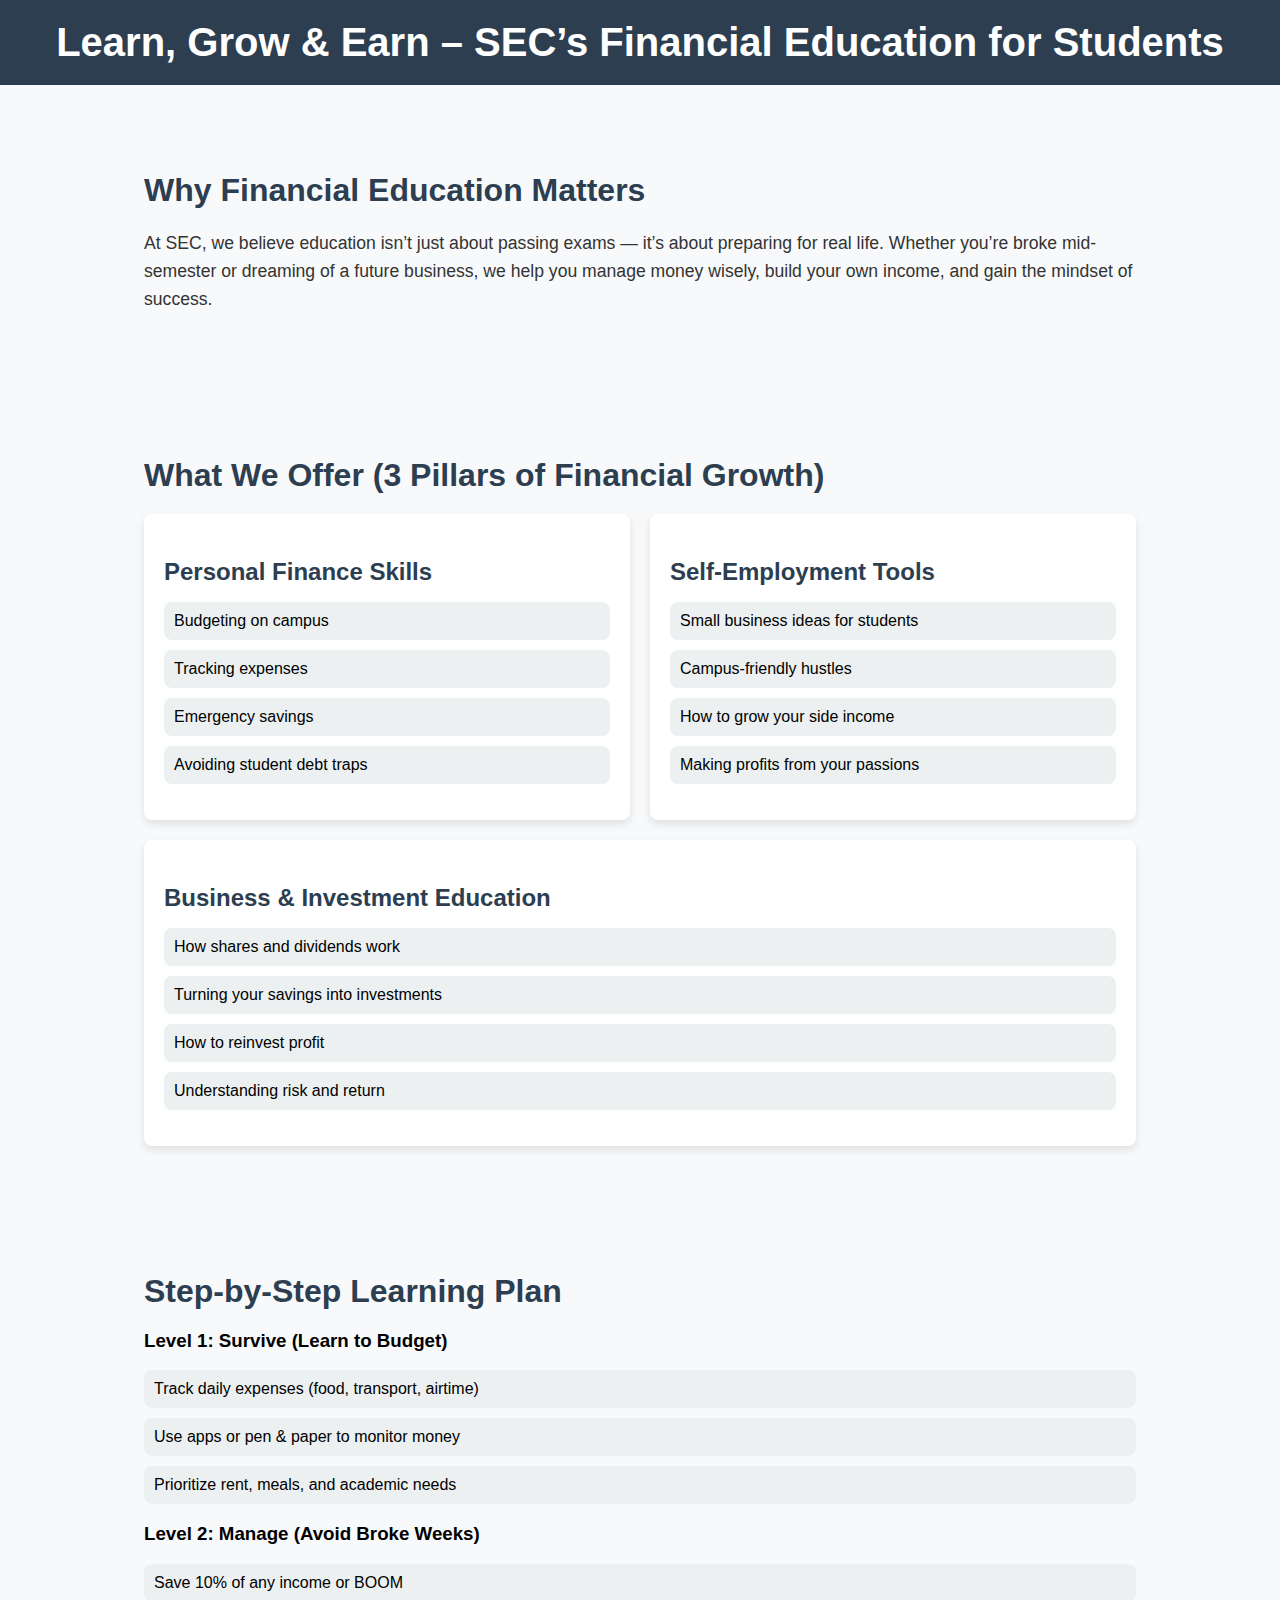
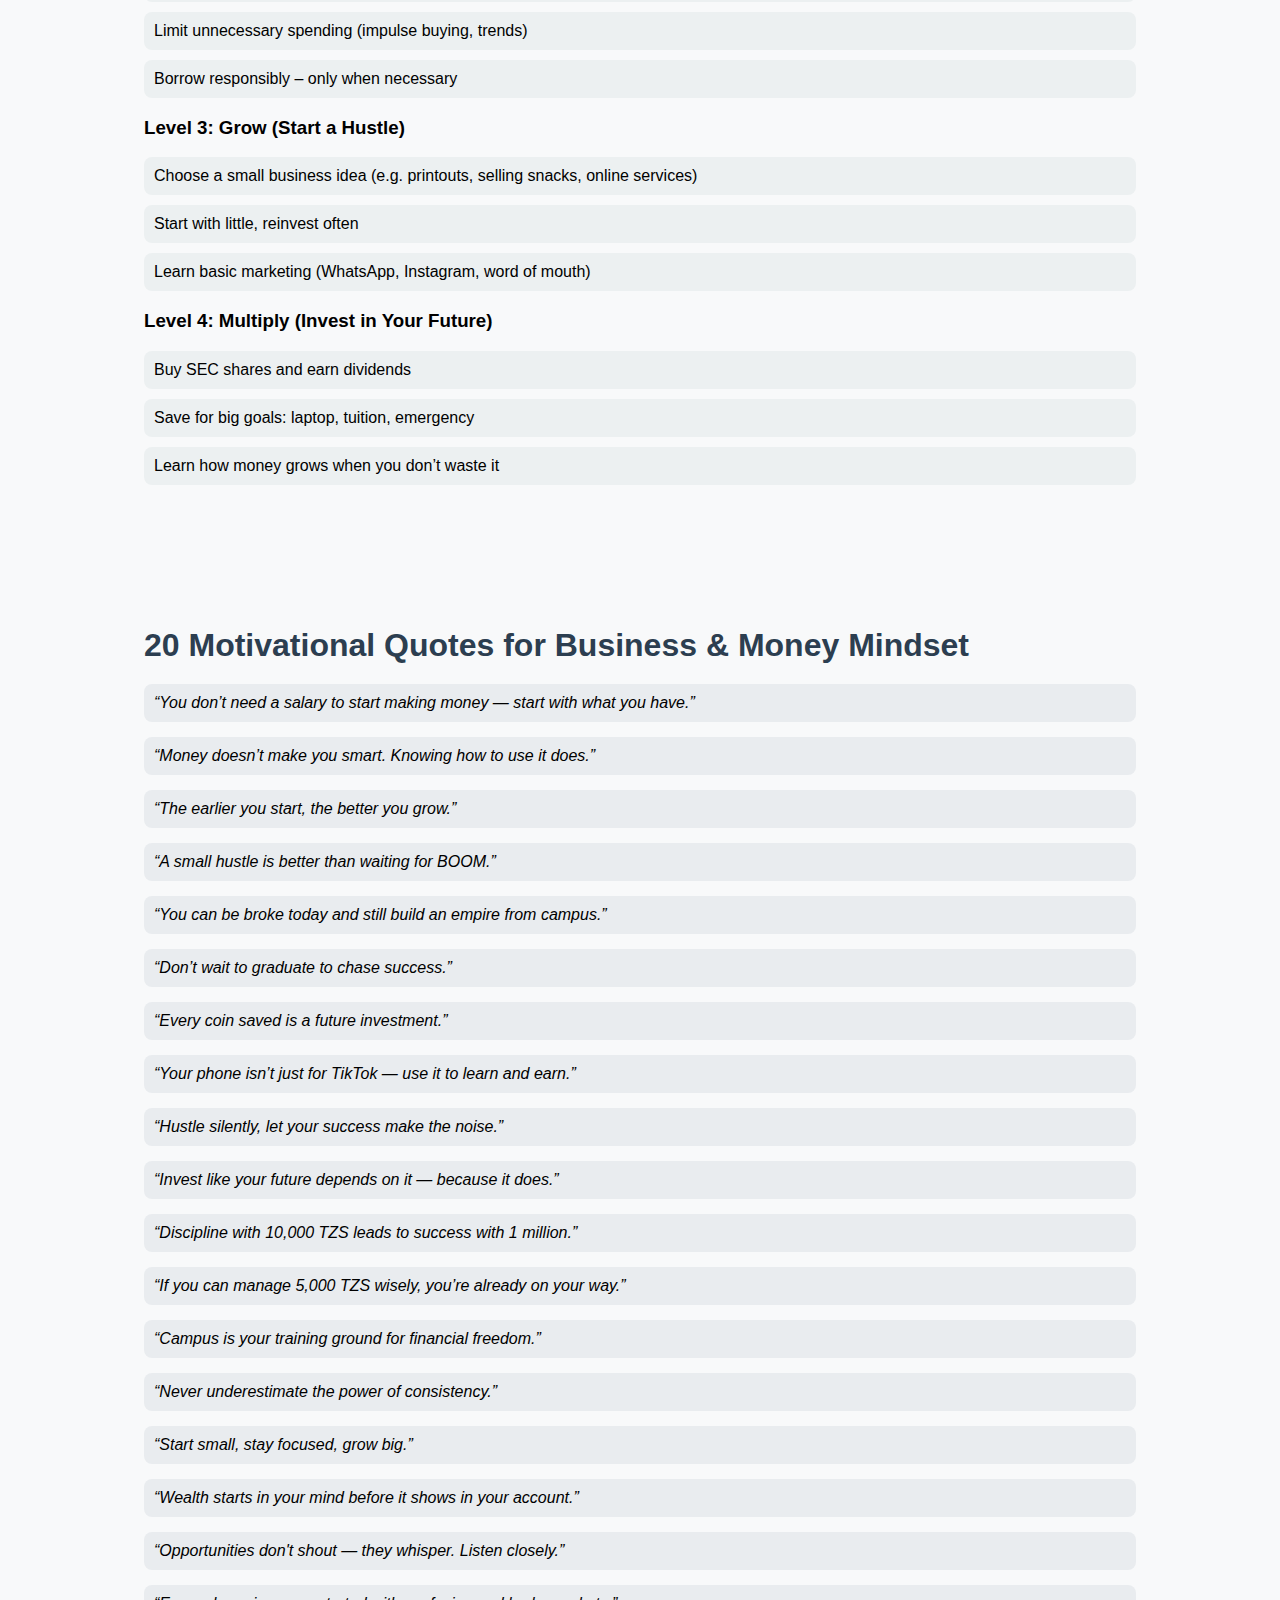
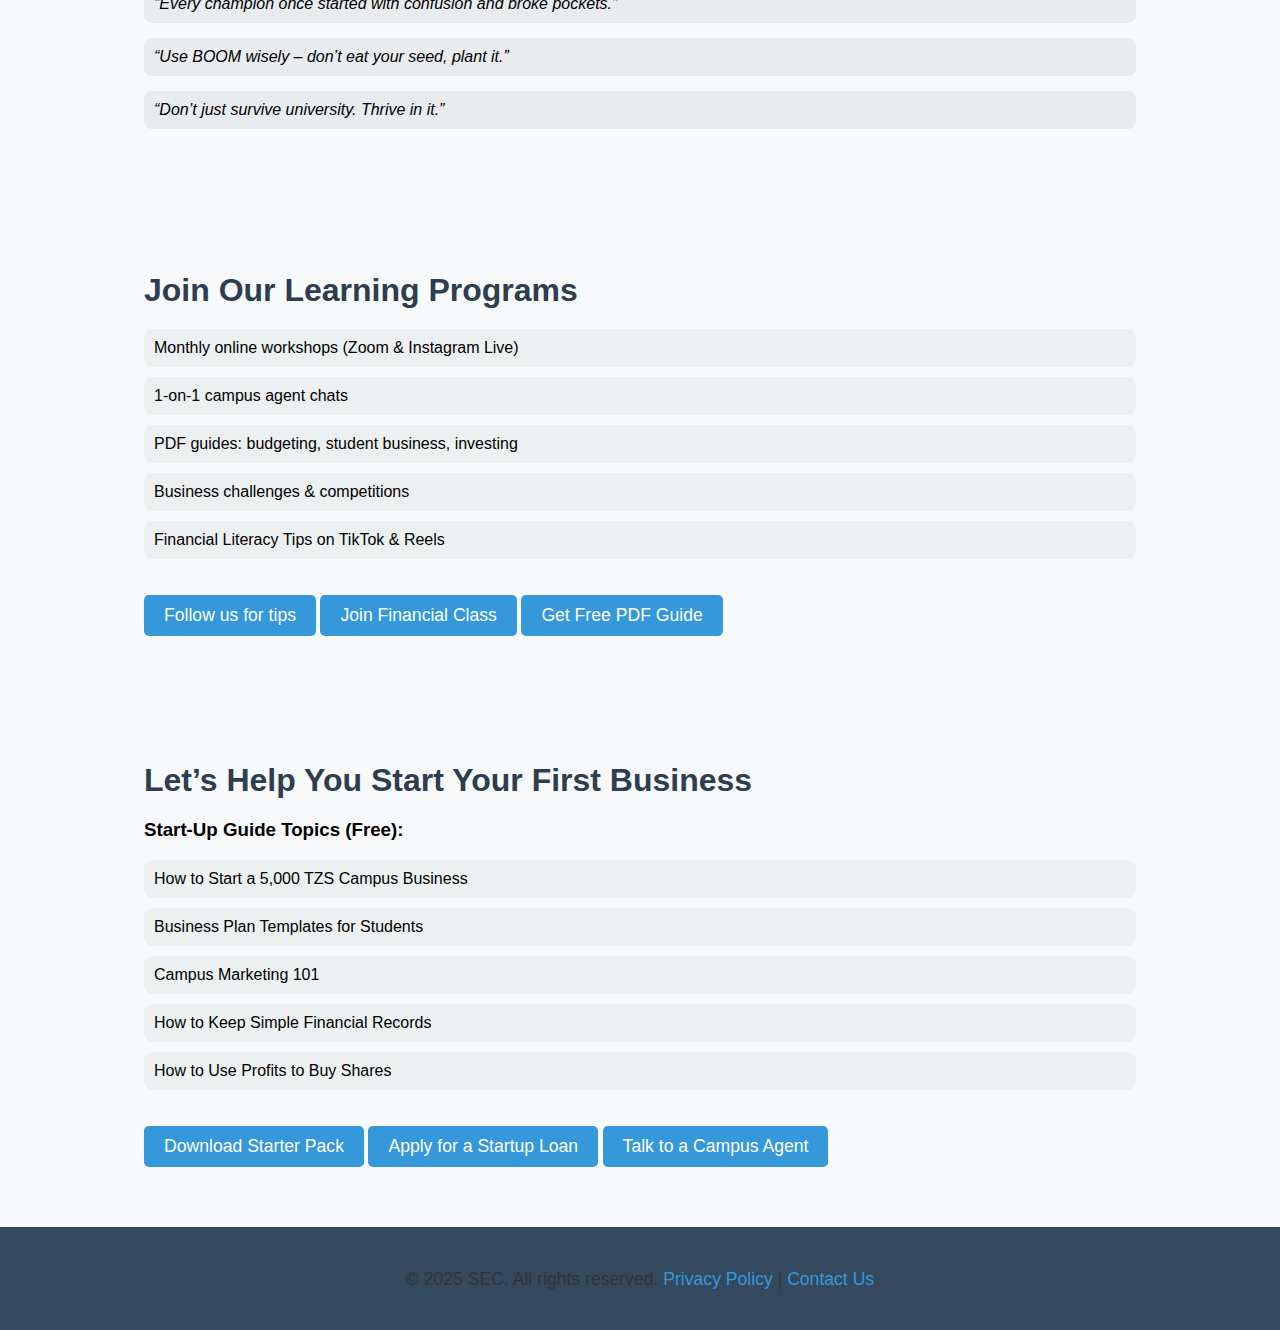
<file: education.html>
<!DOCTYPE html>
<html lang="en">
<head>
    <meta charset="UTF-8">
    <meta name="viewport" content="width=device-width, initial-scale=1.0">
    <title>Learn, Grow & Earn – SEC’s Financial Education for Students</title>
    <style>
        body {
            font-family: Arial, sans-serif;
            margin: 0;
            padding: 0;
            background-color: #f8f9fa;
        }

        header {
            background-color: #2c3e50;
            color: white;
            padding: 20px;
            text-align: center;
        }

        h1 {
            font-size: 2.5em;
            margin: 0;
        }

        section {
            padding: 40px 20px;
            margin: 20px 0;
        }

        .container {
            width: 80%;
            margin: 0 auto;
        }

        h2 {
            font-size: 2em;
            color: #2c3e50;
            margin-bottom: 20px;
        }

        p {
            font-size: 1.1em;
            line-height: 1.6;
            color: #333;
        }

        ul {
            list-style: none;
            padding: 0;
        }

        ul li {
            background-color: #ecf0f1;
            margin: 10px 0;
            padding: 10px;
            border-radius: 8px;
        }

        .quotes li {
            font-style: italic;
            background-color: #e9ecef;
            margin-bottom: 15px;
            padding: 10px;
        }

        .btn {
            background-color: #3498db;
            color: white;
            padding: 10px 20px;
            border: none;
            border-radius: 5px;
            text-decoration: none;
            display: inline-block;
            margin-top: 20px;
            font-size: 1.1em;
        }

        .btn:hover {
            background-color: #2980b9;
        }

        .column {
            display: flex;
            flex-wrap: wrap;
            gap: 20px;
        }

        .column .col {
            flex: 1 1 calc(33% - 20px);
            background-color: #fff;
            padding: 20px;
            box-shadow: 0 4px 8px rgba(0, 0, 0, 0.1);
            border-radius: 8px;
        }

        .column .col h3 {
            font-size: 1.5em;
            color: #2c3e50;
            margin-bottom: 15px;
        }

        footer {
            text-align: center;
            padding: 20px;
            background-color: #34495e;
            color: white;
        }

        footer a {
            color: #3498db;
            text-decoration: none;
        }

        footer a:hover {
            text-decoration: underline;
        }
    </style>
</head>
<body>

<header>
    <h1>Learn, Grow & Earn – SEC’s Financial Education for Students</h1>
</header>

<section>
    <div class="container">
        <h2>Why Financial Education Matters</h2>
        <p>At SEC, we believe education isn’t just about passing exams — it’s about preparing for real life. Whether you’re broke mid-semester or dreaming of a future business, we help you manage money wisely, build your own income, and gain the mindset of success.</p>
    </div>
</section>

<section>
    <div class="container">
        <h2>What We Offer (3 Pillars of Financial Growth)</h2>
        <div class="column">
            <div class="col">
                <h3>Personal Finance Skills</h3>
                <ul>
                    <li>Budgeting on campus</li>
                    <li>Tracking expenses</li>
                    <li>Emergency savings</li>
                    <li>Avoiding student debt traps</li>
                </ul>
            </div>
            <div class="col">
                <h3>Self-Employment Tools</h3>
                <ul>
                    <li>Small business ideas for students</li>
                    <li>Campus-friendly hustles</li>
                    <li>How to grow your side income</li>
                    <li>Making profits from your passions</li>
                </ul>
            </div>
            <div class="col">
                <h3>Business & Investment Education</h3>
                <ul>
                    <li>How shares and dividends work</li>
                    <li>Turning your savings into investments</li>
                    <li>How to reinvest profit</li>
                    <li>Understanding risk and return</li>
                </ul>
            </div>
        </div>
    </div>
</section>

<section>
    <div class="container">
        <h2>Step-by-Step Learning Plan</h2>
        <h3>Level 1: Survive (Learn to Budget)</h3>
        <ul>
            <li>Track daily expenses (food, transport, airtime)</li>
            <li>Use apps or pen & paper to monitor money</li>
            <li>Prioritize rent, meals, and academic needs</li>
        </ul>

        <h3>Level 2: Manage (Avoid Broke Weeks)</h3>
        <ul>
            <li>Save 10% of any income or BOOM</li>
            <li>Limit unnecessary spending (impulse buying, trends)</li>
            <li>Borrow responsibly – only when necessary</li>
        </ul>

        <h3>Level 3: Grow (Start a Hustle)</h3>
        <ul>
            <li>Choose a small business idea (e.g. printouts, selling snacks, online services)</li>
            <li>Start with little, reinvest often</li>
            <li>Learn basic marketing (WhatsApp, Instagram, word of mouth)</li>
        </ul>

        <h3>Level 4: Multiply (Invest in Your Future)</h3>
        <ul>
            <li>Buy SEC shares and earn dividends</li>
            <li>Save for big goals: laptop, tuition, emergency</li>
            <li>Learn how money grows when you don’t waste it</li>
        </ul>
    </div>
</section>

<section>
    <div class="container">
        <h2>20 Motivational Quotes for Business & Money Mindset</h2>
        <ul class="quotes">
            <li>“You don’t need a salary to start making money — start with what you have.”</li>
            <li>“Money doesn’t make you smart. Knowing how to use it does.”</li>
            <li>“The earlier you start, the better you grow.”</li>
            <li>“A small hustle is better than waiting for BOOM.”</li>
            <li>“You can be broke today and still build an empire from campus.”</li>
            <li>“Don’t wait to graduate to chase success.”</li>
            <li>“Every coin saved is a future investment.”</li>
            <li>“Your phone isn’t just for TikTok — use it to learn and earn.”</li>
            <li>“Hustle silently, let your success make the noise.”</li>
            <li>“Invest like your future depends on it — because it does.”</li>
            <li>“Discipline with 10,000 TZS leads to success with 1 million.”</li>
            <li>“If you can manage 5,000 TZS wisely, you’re already on your way.”</li>
            <li>“Campus is your training ground for financial freedom.”</li>
            <li>“Never underestimate the power of consistency.”</li>
            <li>“Start small, stay focused, grow big.”</li>
            <li>“Wealth starts in your mind before it shows in your account.”</li>
            <li>“Opportunities don't shout — they whisper. Listen closely.”</li>
            <li>“Every champion once started with confusion and broke pockets.”</li>
            <li>“Use BOOM wisely – don’t eat your seed, plant it.”</li>
            <li>“Don’t just survive university. Thrive in it.”</li>
        </ul>
    </div>
</section>

<section>
    <div class="container">
        <h2>Join Our Learning Programs</h2>
        <ul>
            <li>Monthly online workshops (Zoom & Instagram Live)</li>
            <li>1-on-1 campus agent chats</li>
            <li>PDF guides: budgeting, student business, investing</li>
            <li>Business challenges & competitions</li>
            <li>Financial Literacy Tips on TikTok & Reels</li>
        </ul>
        <a href="#" class="btn">Follow us for tips</a>
        <a href="#" class="btn">Join Financial Class</a>
        <a href="#" class="btn">Get Free PDF Guide</a>
    </div>
</section>

<section>
    <div class="container">
        <h2>Let’s Help You Start Your First Business</h2>
        <h3>Start-Up Guide Topics (Free):</h3>
        <ul>
            <li>How to Start a 5,000 TZS Campus Business</li>
            <li>Business Plan Templates for Students</li>
            <li>Campus Marketing 101</li>
            <li>How to Keep Simple Financial Records</li>
            <li>How to Use Profits to Buy Shares</li>
        </ul>
        <a href="#" class="btn">Download Starter Pack</a>
        <a href="#" class="btn">Apply for a Startup Loan</a>
        <a href="#" class="btn">Talk to a Campus Agent</a>
    </div>
</section>

<footer>
    <p>&copy; 2025 SEC. All rights reserved. <a href="#">Privacy Policy</a> | <a href="#">Contact Us</a></p>
</footer>

</body>
</html>
</file>
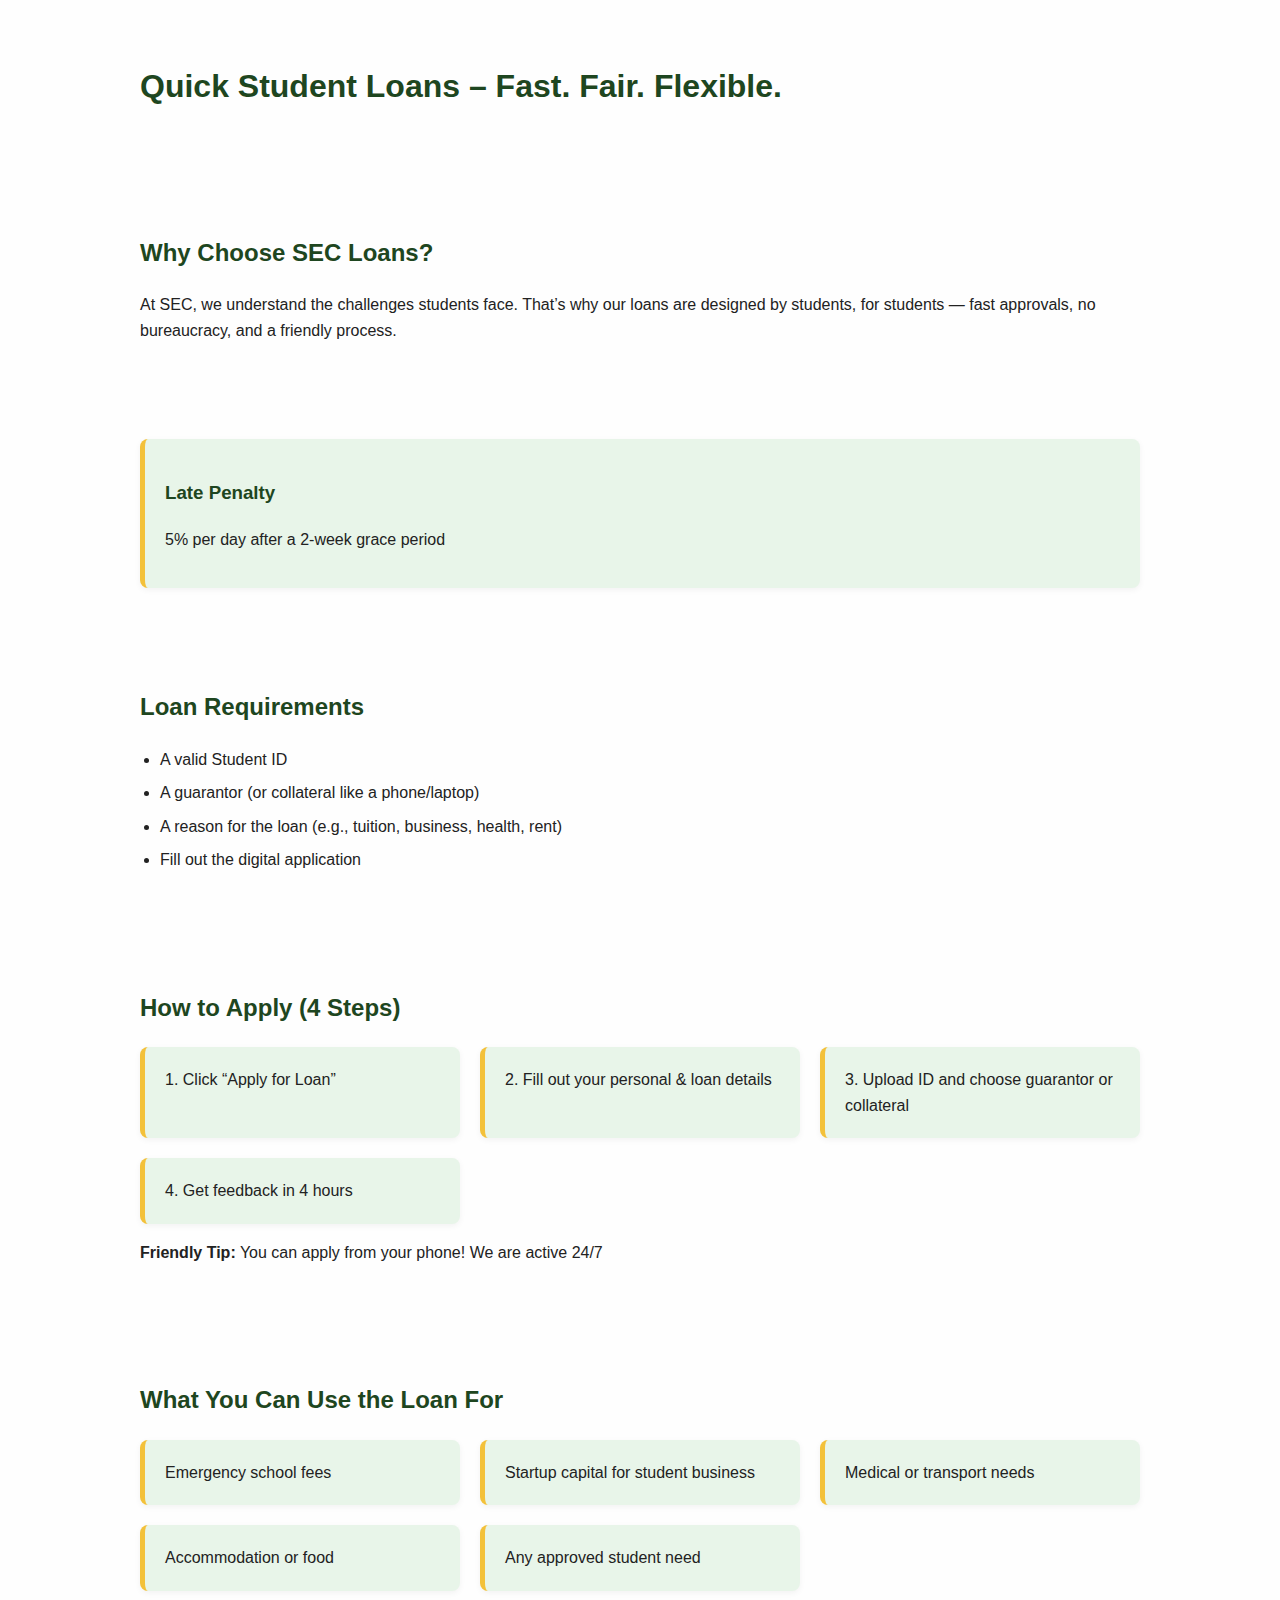
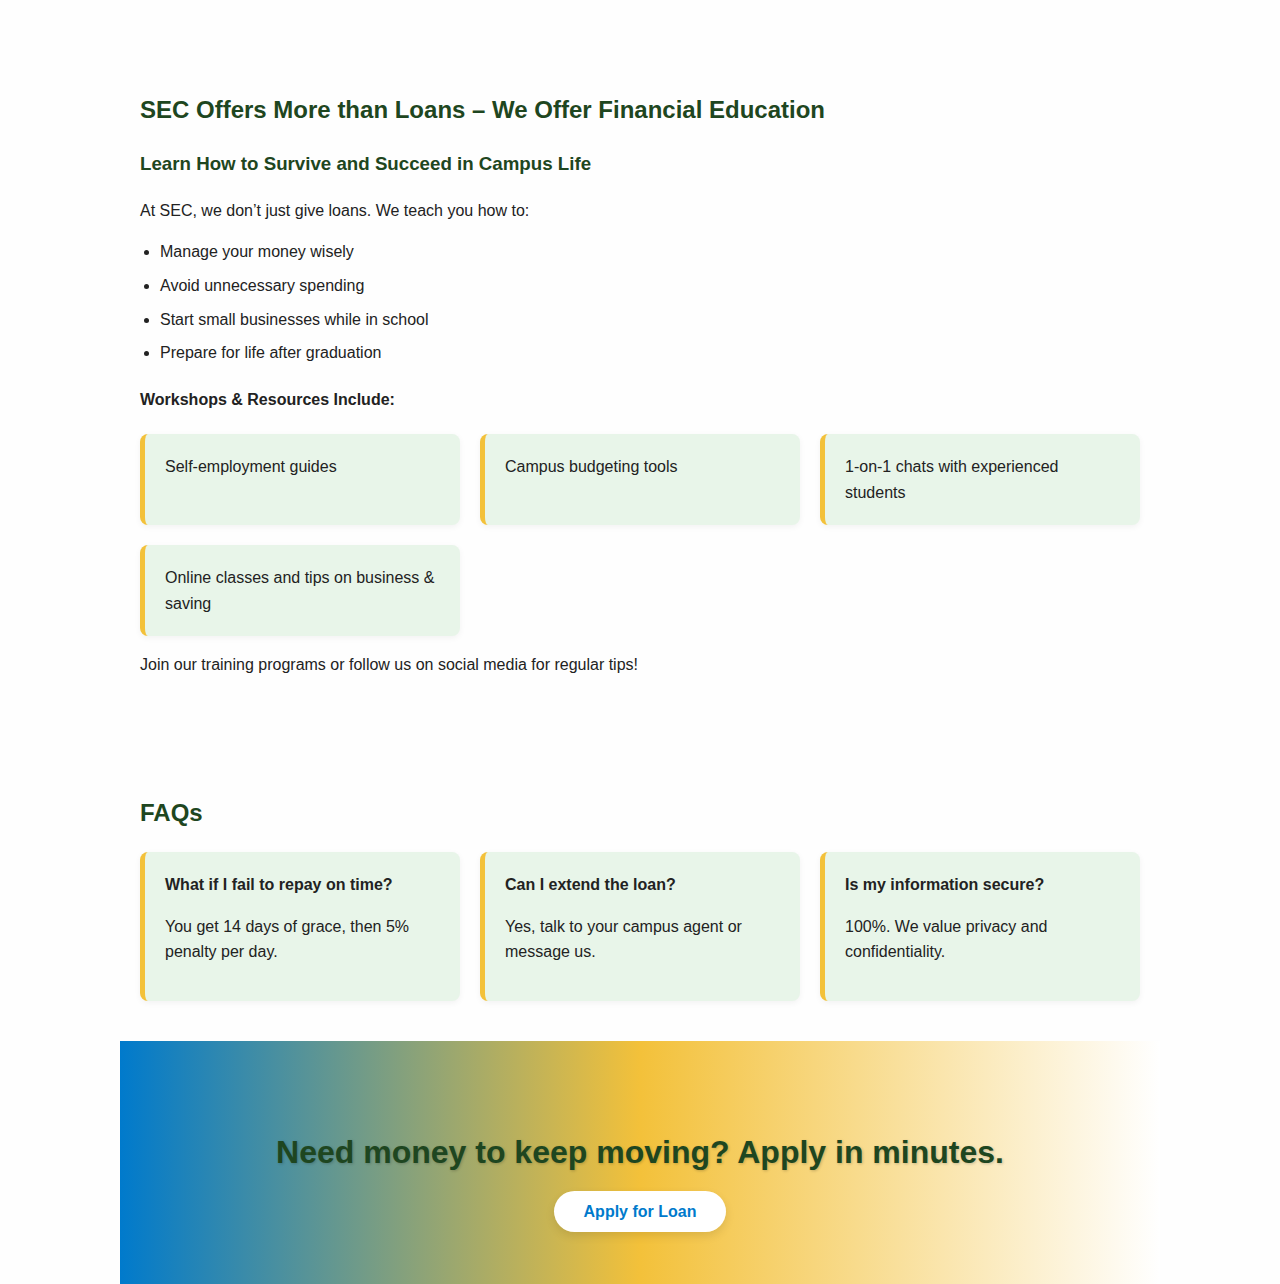
<file: loans.html>
<!DOCTYPE html>
<html lang="en">
<head>
  <meta charset="UTF-8" />
  <meta name="viewport" content="width=device-width, initial-scale=1.0" />
  <title>SEC Loans</title>
  <style>
    body {
      font-family: 'Segoe UI', Tahoma, Geneva, Verdana, sans-serif;
      margin: 0;
      background-color: #fefefe;
      color: #222;
      line-height: 1.6;
    }

    h1, h2, h3 {
      color: #1e4620;
    }

    section {
      padding: 40px 20px;
      max-width: 1000px;
      margin: 0 auto;
    }

    .features, .how-to-apply, .loan-uses, .faqs, .education {
      display: grid;
      grid-template-columns: repeat(auto-fit, minmax(250px, 1fr));
      gap: 20px;
    }

    .feature-box, .step-box, .use-box, .faq-box, .edu-box {
      background-color: #e8f5e9;
      border-left: 5px solid #f3c13a;
      border-radius: 8px;
      padding: 20px;
      box-shadow: 0 2px 6px rgba(0,0,0,0.05);
    }


  .cta {
    background: linear-gradient(to right, #007acc, #f3c13a, #ffffff);
    color: white;
    text-align: center;
    padding: 60px 20px;
  }

  .cta h2 {
    font-size: 2rem;
    font-weight: bold;
    margin-bottom: 20px;
    text-shadow: 1px 1px 3px rgba(0,0,0,0.2);
  }

  .cta a {
    background-color: white;
    color: #007acc;
    padding: 12px 30px;
    font-weight: 600;
    border-radius: 30px;
    text-decoration: none;
    transition: background-color 0.3s ease, color 0.3s ease;
    box-shadow: 0 4px 10px rgba(0, 0, 0, 0.1);
  }

  .cta a:hover {
    background-color: #f3c13a;
    color: white;
  }



    ul {
      padding-left: 20px;
    }

    ul li {
      margin-bottom: 8px;
    }
  </style>
</head>
<body>

  <section>
    <h1>Quick Student Loans – Fast. Fair. Flexible.</h1>
  </section>

  <section>
    <h2>Why Choose SEC Loans?</h2>
    <p>At SEC, we understand the challenges students face. That’s why our loans are designed by students, for students — fast approvals, no bureaucracy, and a friendly process.</p>
  </section>

  <section class="features">
    <div class="feature-box">
      <h3>Late Penalty</h3>
      <p>5% per day after a 2-week grace period</p>
    </div>
  </section>

  <section>
    <h2>Loan Requirements</h2>
    <ul>
      <li>A valid Student ID</li>
      <li>A guarantor (or collateral like a phone/laptop)</li>
      <li>A reason for the loan (e.g., tuition, business, health, rent)</li>
      <li>Fill out the digital application</li>
    </ul>
  </section>

  <section>
    <h2>How to Apply (4 Steps)</h2>
    <div class="how-to-apply">
      <div class="step-box">1. Click “Apply for Loan”</div>
      <div class="step-box">2. Fill out your personal & loan details</div>
      <div class="step-box">3. Upload ID and choose guarantor or collateral</div>
      <div class="step-box">4. Get feedback in 4 hours</div>
    </div>
    <p><strong>Friendly Tip:</strong> You can apply from your phone! We are active 24/7</p>
  </section>

  <section>
    <h2>What You Can Use the Loan For</h2>
    <div class="loan-uses">
      <div class="use-box">Emergency school fees</div>
      <div class="use-box">Startup capital for student business</div>
      <div class="use-box">Medical or transport needs</div>
      <div class="use-box">Accommodation or food</div>
      <div class="use-box">Any approved student need</div>
    </div>
  </section>

  <section>
    <h2>SEC Offers More than Loans – We Offer Financial Education</h2>
    <h3>Learn How to Survive and Succeed in Campus Life</h3>
    <p>At SEC, we don’t just give loans. We teach you how to:</p>
    <ul>
      <li>Manage your money wisely</li>
      <li>Avoid unnecessary spending</li>
      <li>Start small businesses while in school</li>
      <li>Prepare for life after graduation</li>
    </ul>
    <h4>Workshops & Resources Include:</h4>
    <div class="education">
      <div class="edu-box">Self-employment guides</div>
      <div class="edu-box">Campus budgeting tools</div>
      <div class="edu-box">1-on-1 chats with experienced students</div>
      <div class="edu-box">Online classes and tips on business & saving</div>
    </div>
    <p>Join our training programs or follow us on social media for regular tips!</p>
  </section>

  <section>
    <h2>FAQs</h2>
    <div class="faqs">
      <div class="faq-box">
        <strong>What if I fail to repay on time?</strong>
        <p>You get 14 days of grace, then 5% penalty per day.</p>
      </div>
      <div class="faq-box">
        <strong>Can I extend the loan?</strong>
        <p>Yes, talk to your campus agent or message us.</p>
      </div>
      <div class="faq-box">
        <strong>Is my information secure?</strong>
        <p>100%. We value privacy and confidentiality.</p>
      </div>
    </div>
  </section>

  <section class="cta">
    <h2>Need money to keep moving? Apply in minutes.</h2>
    <a href="#">Apply for Loan</a>
  </section>

</body>
</html>
</file>
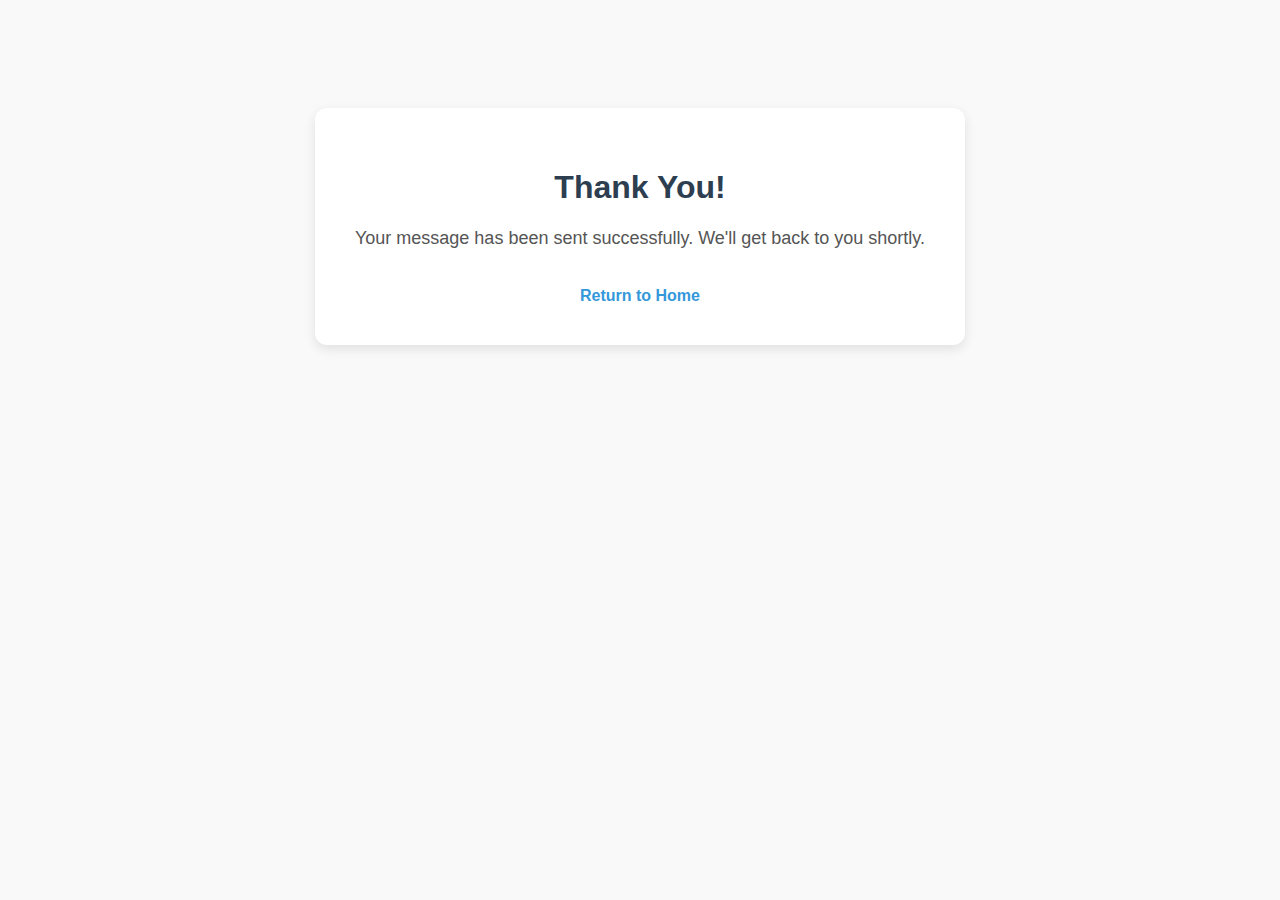
<file: thankyou.html>
<!DOCTYPE html>
<html lang="en">
<head>
  <meta charset="UTF-8">
  <meta name="viewport" content="width=device-width, initial-scale=1">
  <title>Thank You</title>
  <style>
    body {
      background-color: #f9f9f9;
      font-family: Arial, sans-serif;
      text-align: center;
      padding: 100px 20px;
    }
    .thank-you-box {
      background: white;
      padding: 40px;
      border-radius: 12px;
      display: inline-block;
      box-shadow: 0 4px 12px rgba(0,0,0,0.1);
    }
    h1 {
      color: #2c3e50;
    }
    p {
      color: #555;
      font-size: 18px;
    }
    a {
      display: inline-block;
      margin-top: 20px;
      text-decoration: none;
      color: #3498db;
      font-weight: bold;
    }
    a:hover {
      text-decoration: underline;
    }
  </style>
</head>
<body>
  <div class="thank-you-box">
    <h1>Thank You!</h1>
    <p>Your message has been sent successfully. We'll get back to you shortly.</p>
    <a href="index.html">Return to Home</a>
  </div>
</body>
</html>
</file>
